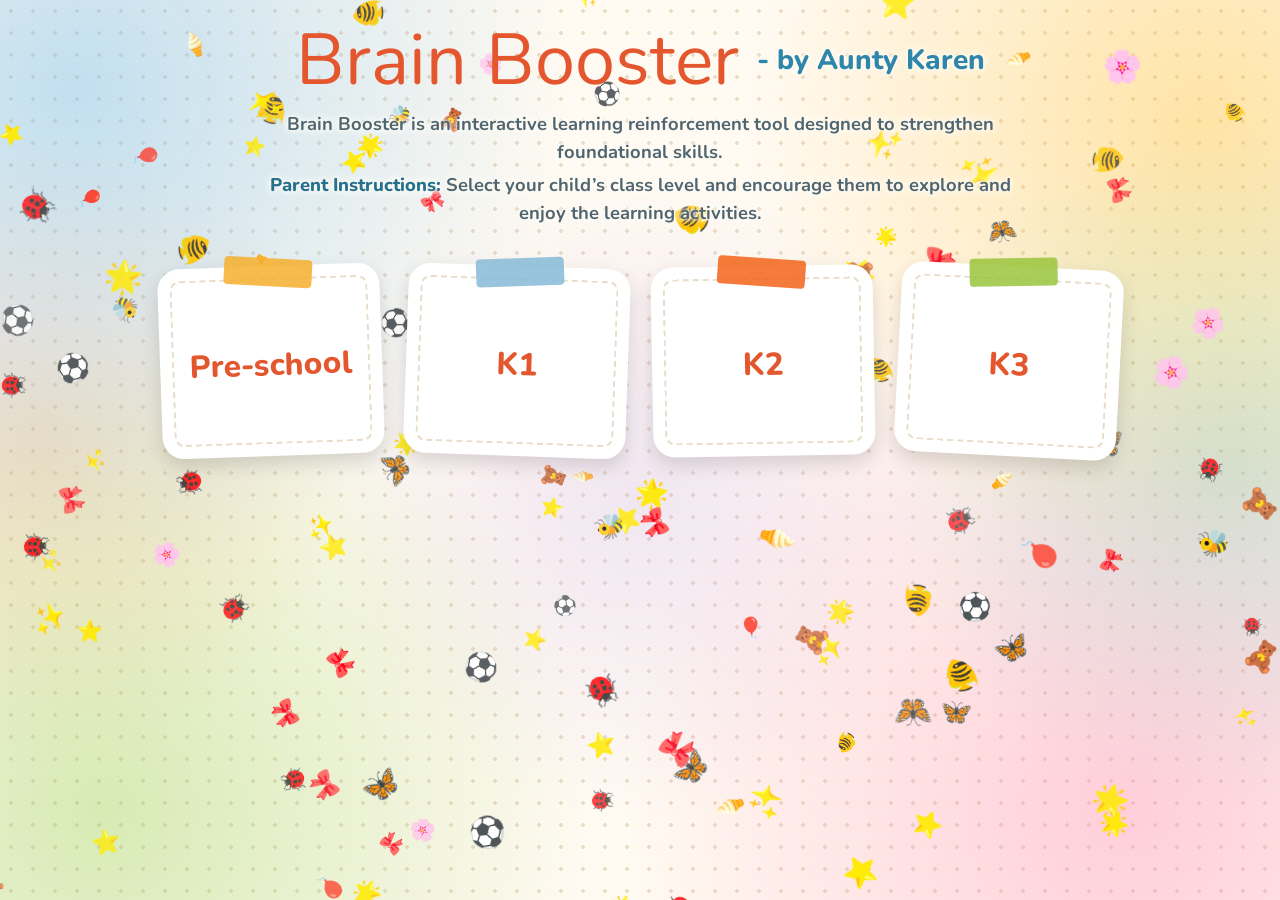
<file: index.html>
<!DOCTYPE html>
<html lang="en">
<head>
  <meta charset="UTF-8">
  <meta name="viewport" content="width=device-width, initial-scale=1, viewport-fit=cover">
  <title>Brain Booster</title>
  <meta name="description" content="Tap a picture to hear its name.">
  <link rel="preconnect" href="https://fonts.googleapis.com">
  <link rel="preconnect" href="https://fonts.gstatic.com" crossorigin>
  <link href="https://fonts.googleapis.com/css2?family=Chewy&family=Nunito:wght@700;800&display=swap" rel="stylesheet">
  <link rel="stylesheet" href="css/style.css">
</head>
<body class="kids">
  <main id="app" aria-live="polite">
    <p class="loading">Loading…</p>
  </main>
  <script type="module" src="js/stars.js"></script>
  <script type="module" src="js/app.js"></script>
</body>
</html>
</file>
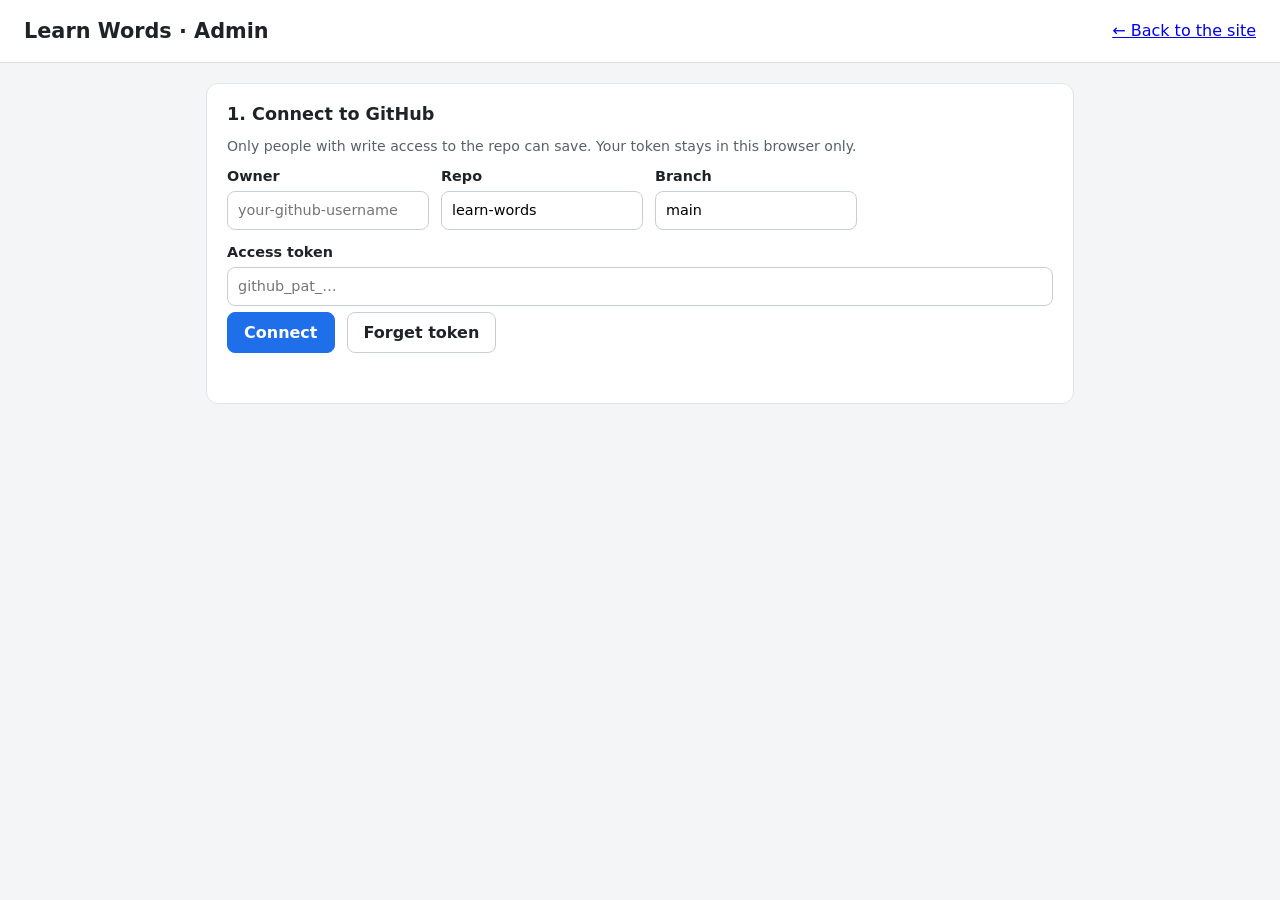
<file: admin.html>
<!DOCTYPE html>
<html lang="en">
<head>
  <meta charset="UTF-8">
  <meta name="viewport" content="width=device-width, initial-scale=1">
  <meta name="robots" content="noindex">
  <title>Learn Words · Admin</title>
  <link rel="stylesheet" href="css/style.css">
</head>
<body class="admin">
  <header class="admin-top">
    <h1>Learn Words · Admin</h1>
    <a href="./">← Back to the site</a>
  </header>

  <main>
    <section class="card" id="connectCard">
      <h2>1. Connect to GitHub</h2>
      <p class="hint">Only people with write access to the repo can save. Your token stays in this browser only.</p>
      <div class="row">
        <label>Owner <input id="owner" placeholder="your-github-username" autocomplete="off"></label>
        <label>Repo <input id="repo" placeholder="learn-words" autocomplete="off"></label>
        <label>Branch <input id="branch" placeholder="main" autocomplete="off"></label>
      </div>
      <label>Access token <input id="token" type="password" placeholder="github_pat_…" autocomplete="off"></label>
      <div class="row">
        <button id="connectBtn">Connect</button>
        <button id="logoutBtn" class="secondary" type="button">Forget token</button>
      </div>
      <p class="status" id="connectStatus"></p>
    </section>

    <div id="adminArea" hidden>
      <section class="card">
        <h2>2. Add a category</h2>
        <form id="categoryForm">
          <div class="row">
            <label class="grow">Name <input id="catName" placeholder="Birds" required maxlength="40"></label>
            <label>Emoji (optional) <input id="catEmoji" placeholder="🐦" maxlength="8" class="short"></label>
          </div>
          <div class="row media-row">
            <div class="media-box">
              <strong>Category picture (optional)</strong>
              <input id="catImage" type="file" accept="image/*">
              <div id="catImagePreview" class="preview"></div>
              <p class="hint" id="catImageInfo">Resized automatically. No picture? The emoji or the first word's picture is used.</p>
            </div>
          </div>
          <button type="submit">Add category</button>
        </form>
        <p class="status" id="categoryStatus"></p>
      </section>

      <section class="card" id="itemCard">
        <h2 id="itemFormTitle">3. Add a picture</h2>
        <p class="hint" id="editHint" hidden>You're editing an existing word. Pick a new picture or sound to replace the old one, or remove it. Anything you don't touch stays the same.</p>
        <form id="itemForm">
          <div class="row">
            <label class="grow">Category <select id="itemCategory" required></select></label>
            <label class="grow">Word <input id="itemName" placeholder="Parrot" required maxlength="40"></label>
            <label>Class <select id="itemLevel" required></select></label>
          </div>
          <p class="hint">The word shows in this class and every class above it (Pre-school → K1 → K2 → K3). "Saved for later" keeps it here but hides it from the site.</p>

          <div class="row media-row">
            <div class="media-box">
              <strong>Picture</strong>
              <input id="itemImage" type="file" accept="image/*">
              <label>or emoji <input id="itemEmoji" placeholder="🦜" maxlength="8" class="short"></label>
              <div id="imagePreview" class="preview"></div>
              <p class="hint" id="imageInfo"></p>
            </div>

            <div class="media-box">
              <strong>Sound</strong>
              <div class="row">
                <button type="button" id="recordBtn">🎙️ Record</button>
                <span class="hint">or</span>
                <input id="itemSound" type="file" accept="audio/*">
              </div>
              <div id="soundPreview"></div>
              <p class="hint">No sound? The site will say the word with the device's voice.</p>
            </div>
          </div>

          <div class="row">
            <button type="submit" id="saveItemBtn">Save picture</button>
            <button type="button" id="cancelEditBtn" class="secondary" hidden>Cancel editing</button>
          </div>
        </form>
        <p class="status" id="itemStatus"></p>
      </section>

      <section class="card">
        <h2>Everything on the site</h2>
        <p class="hint">New things show up on the live site about a minute after saving. Change a word's class with the menu next to it.</p>
        <div id="manageList"></div>
      </section>
    </div>
  </main>

  <script type="module" src="js/admin.js"></script>
</body>
</html>
</file>
<file: css/style.css>
* { box-sizing: border-box; }
html, body { margin: 0; }
img { display: block; }

/* ---------- kids' site: Sticker Book look ---------- */

body.kids {
  font-family: "Nunito", ui-rounded, system-ui, sans-serif;
  font-weight: 800;
  background-color: #fffaf2;
  /* dotted paper; the color patches are on body::before below */
  background-image: radial-gradient(#ecdcc6 1.6px, transparent 1.6px);
  background-size: 22px 22px;
  color: #3a2e2a;
  min-height: 100vh;
  -webkit-tap-highlight-color: transparent;
  user-select: none;
  -webkit-user-select: none;
}

/* soft color patches in the corners, kept pale so the stickers stay the star.
   They sit on their own fixed layer: "background-attachment: fixed" made the
   browser repaint the whole page on every scroll, which felt slow. */
body.kids::before {
  content: "";
  position: fixed;
  inset: 0;
  z-index: 0;
  pointer-events: none;
  /* bright, playful pastel patches all around the page */
  background-image:
    radial-gradient(circle at 6% 10%, rgba(120, 190, 235, 0.45) 0, transparent 34%),
    radial-gradient(circle at 94% 14%, rgba(255, 196, 61, 0.42) 0, transparent 32%),
    radial-gradient(circle at 88% 90%, rgba(255, 140, 180, 0.40) 0, transparent 36%),
    radial-gradient(circle at 8% 90%, rgba(150, 210, 80, 0.38) 0, transparent 34%),
    radial-gradient(circle at 50% 55%, rgba(190, 160, 240, 0.22) 0, transparent 40%),
    radial-gradient(circle at 96% 52%, rgba(80, 205, 190, 0.30) 0, transparent 26%),
    radial-gradient(circle at 3% 50%, rgba(255, 170, 120, 0.30) 0, transparent 24%);
  transform: translateZ(0);
}

.kids main { position: relative; z-index: 1; max-width: 1100px; margin: 0 auto; padding: 16px 16px 48px; }

/* floating stars layer (drawn by js/stars.js), always behind the content */
.stars {
  position: fixed;
  inset: 0;
  width: 100%;
  height: 100%;
  z-index: 0;
  pointer-events: none;
}

.top {
  display: flex;
  align-items: center;
  flex-wrap: wrap;
  column-gap: 18px;
  row-gap: 4px;
  padding: 8px 4px 28px;
}
.top h1 {
  margin: 0;
  font-family: "Chewy", "Nunito", cursive;
  font-weight: 400;
  font-size: clamp(2.6rem, 8vw, 4.5rem);
  line-height: 1;
  color: #e4572e;
}
.tagline {
  font-family: "Chewy", "Nunito", cursive;
  font-size: clamp(1.3rem, 3.5vw, 1.75rem);
  color: #2e86ab;
}

/* home page intro: soft slate text, calmer than the heading and the tiles */
/* home page only: heading and intro centered */
.home-top { justify-content: center; text-align: center; }
.intro {
  max-width: 760px;
  margin: -14px auto 28px;
  padding: 0 4px;
  text-align: center;
  color: #4f6672;
  font-weight: 700;
  font-size: clamp(1rem, 2.4vw, 1.15rem);
  line-height: 1.5;
}
.intro p { margin: 0 0 6px; }
/* soft white glow so the bright floating icons behind never make it hard to read */
.intro, .tagline, .soon-text { text-shadow: 0 0 3px #fffaf2, 0 0 6px #fffaf2, 0 0 10px #fffaf2; }
.intro strong { color: #256f8f; font-weight: 800; }

.back {
  width: 70px;
  height: 70px;
  border-radius: 50%;
  background: #2e86ab;
  border: 6px solid #fff;
  box-shadow: 0 6px 14px rgba(58, 46, 42, 0.18);
  display: grid;
  place-items: center;
  padding: 0;
  cursor: pointer;
  flex: none;
}
.back:active { transform: scale(0.94); }
.back:focus-visible { outline: 4px solid #e4572e; outline-offset: 3px; }

.grid {
  display: grid;
  grid-template-columns: repeat(auto-fill, minmax(140px, 1fr));
  gap: 34px 24px;
  padding-top: 12px;
}

/* home page: the four classes, as bigger stickers */
.grid.classes {
  grid-template-columns: repeat(auto-fill, minmax(200px, 1fr));
  max-width: 960px;
  margin: 0 auto;
}

/* home page class tiles: just the class name, big */
.class-tile {
  container-type: inline-size;
  min-height: 190px;
  justify-content: center;
  padding: 28px 12px 22px;
}
.class-name {
  font-family: "Chewy", "Nunito", cursive;
  font-size: clamp(2rem, 6vw, 3.2rem); /* older browsers */
  font-size: min(17cqi, 4rem);
  line-height: 1.05;
  color: #e4572e;
  text-align: center;
  white-space: nowrap;
}

/* each card is a sticker: white, dashed edge, a strip of tape, slightly tilted */
.tile {
  --tilt: -2deg;
  --tape: #f6ae2d;
  --tape-tilt: 5deg;
  font: inherit;
  color: inherit;
  position: relative;
  background: #fff;
  border: 8px solid #fff;
  outline: 2px dashed #e9dcc8;
  outline-offset: -14px;
  border-radius: 22px;
  box-shadow: 0 8px 18px rgba(58, 46, 42, 0.16);
  padding: 22px 10px 14px;
  cursor: pointer;
  display: flex;
  flex-direction: column;
  align-items: center;
  gap: 8px;
  transform: rotate(var(--tilt));
  transition: transform 0.12s ease, box-shadow 0.12s ease;
}
.tile::before {
  content: "";
  position: absolute;
  top: -16px;
  left: 50%;
  width: 88px;
  height: 28px;
  margin-left: -44px;
  background: var(--tape);
  opacity: 0.85;
  border-radius: 4px;
  transform: rotate(var(--tape-tilt));
}
.tile:nth-child(8n+2) { --tilt: 2deg;  --tape: #86bbd8; --tape-tilt: -4deg; }
.tile:nth-child(8n+3) { --tilt: -1deg; --tape: #f26419; }
.tile:nth-child(8n+4) { --tilt: 3deg;  --tape: #9bc53d; --tape-tilt: -4deg; }
.tile:nth-child(8n+5) { --tilt: 2deg;  --tape: #c3a6e8; }
.tile:nth-child(8n+6) { --tilt: -2deg; --tape: #f28fa6; --tape-tilt: -4deg; }
.tile:nth-child(8n+7) { --tilt: 3deg;  --tape: #55c1b0; }
.tile:nth-child(8n)   { --tilt: -3deg; --tape: #f6d55c; --tape-tilt: -4deg; }

.tile:active { transform: rotate(var(--tilt)) scale(0.96); }
.tile:focus-visible { outline: 4px solid #2e86ab; outline-offset: 4px; }
.tile.playing {
  transform: rotate(var(--tilt)) scale(1.06);
  box-shadow: 0 18px 32px rgba(58, 46, 42, 0.26);
  z-index: 1;
}

/* orange speaker badge, shown while a word is being said */
.tile.playing::after {
  content: "";
  position: absolute;
  bottom: -20px;
  right: -14px;
  width: 56px;
  height: 56px;
  box-sizing: border-box;
  border-radius: 50%;
  border: 5px solid #fff;
  box-shadow: 0 4px 10px rgba(58, 46, 42, 0.2);
  background: #f6ae2d url("data:image/svg+xml,%3Csvg xmlns='http://www.w3.org/2000/svg' viewBox='0 0 24 24' fill='none' stroke='%233a2e2a' stroke-width='2.5' stroke-linecap='round' stroke-linejoin='round'%3E%3Cpath d='M11 5L6 9H3v6h3l5 4V5z'/%3E%3Cpath d='M15.5 8.5a5 5 0 0 1 0 7'/%3E%3C/svg%3E") center / 28px no-repeat;
}

.pic {
  width: 100%;
  aspect-ratio: 1;
  display: grid;
  place-items: center;
  border-radius: 14px;
  overflow: hidden;
}
.pic img { width: 100%; height: 100%; object-fit: contain; pointer-events: none; }
.pic .emoji { font-size: clamp(3.6rem, 12vw, 5.6rem); line-height: 1; }
/* words like "Wednesday": shrink to fit the card, based on the number of letters */
.pic { container-type: inline-size; }
.pic .emoji.text-num { font-size: min(clamp(3.6rem, 12vw, 5.6rem), 52cqi); }
.pic .emoji.text-long {
  font-size: clamp(1.4rem, 5vw, 2.6rem); /* older browsers */
  font-size: min(calc(100cqi / (var(--len, 4) * 0.52)), 48cqi);
  white-space: nowrap;
}
/* letters and numbers (plain text instead of an emoji) get the heading font and color */
.pic .emoji {
  font-family: "Chewy", "Nunito", "Apple Color Emoji", "Segoe UI Emoji", "Noto Color Emoji", cursive;
  color: #e4572e;
}

.label {
  font-family: "Chewy", "Nunito", cursive;
  font-weight: 400;
  font-size: clamp(1.35rem, 3.8vw, 1.85rem);
  letter-spacing: 0.5px;
  line-height: 1.1;
  text-align: center;
}

/* long names ("Seventeen", "Twenty-seven") shrink to fit the card */
.tile { container-type: inline-size; }
.label { font-size: min(clamp(1.35rem, 3.8vw, 1.85rem), calc(100cqi / (var(--len, 6) * 0.55))); overflow-wrap: anywhere; }

/* spelling categories (Number Names): "o-n-e" over "one" */
.spell-label { display: flex; flex-direction: column; align-items: center; gap: 2px; }
.spelled {
  font-family: "Chewy", "Nunito", cursive;
  font-size: min(calc(100cqi / (var(--len, 5) * 0.56)), 1.7rem);
  line-height: 1.1;
  color: #2e86ab;
  white-space: nowrap;
}
.spell-tile .pic { aspect-ratio: 5 / 4; }
.spelled-word { font-size: min(clamp(1.35rem, 3.8vw, 1.85rem), 17cqi); }

/* tiles whose picture is the word itself: hide the repeated label (screen readers still hear it) */
.text-tile .label { position: absolute; width: 1px; height: 1px; overflow: hidden; clip: rect(0 0 0 0); white-space: nowrap; }
.text-tile { justify-content: center; }

.pop { animation: pop 0.45s ease; }
@keyframes pop {
  0% { transform: rotate(var(--tilt)) scale(1); }
  35% { transform: rotate(calc(var(--tilt) - 4deg)) scale(1.12); }
  65% { transform: rotate(calc(var(--tilt) + 2deg)) scale(1.02); }
  100% { transform: rotate(var(--tilt)) scale(1.06); }
}

/* "we are working on it" page for classes that aren't ready yet */
.soon {
  max-width: 520px;
  margin: 24px auto 0;
  padding: 40px 28px 34px;
  background: #fff;
  border: 10px solid #fff;
  outline: 2px dashed #e9dcc8;
  outline-offset: -18px;
  border-radius: 26px;
  box-shadow: 0 10px 22px rgba(58, 46, 42, 0.16);
  text-align: center;
  transform: rotate(-1.5deg);
  position: relative;
}
.soon::before {
  content: "";
  position: absolute;
  top: -18px;
  left: 50%;
  width: 110px;
  height: 30px;
  margin-left: -55px;
  background: #86bbd8;
  opacity: 0.85;
  border-radius: 4px;
  transform: rotate(4deg);
}
.soon-pic { font-size: 5rem; line-height: 1; display: block; }
.soon-title {
  margin: 14px 0 6px;
  font-family: "Chewy", "Nunito", cursive;
  font-size: clamp(2rem, 6vw, 2.8rem);
  color: #e4572e;
}
.soon-text { margin: 0; font-size: 1.3rem; }

.loading, .empty { font-size: 1.6rem; text-align: center; margin-top: 3rem; }

@media (prefers-reduced-motion: reduce) {
  .pop { animation: none; }
  .tile { transition: none; }
}

/* ---------- admin ---------- */

body.admin {
  font-family: system-ui, -apple-system, "Segoe UI", sans-serif;
  background: #f4f5f7;
  color: #1f2328;
  line-height: 1.45;
}
.admin-top {
  display: flex;
  justify-content: space-between;
  align-items: center;
  flex-wrap: wrap;
  gap: 8px;
  padding: 16px 24px;
  background: #fff;
  border-bottom: 1px solid #ddd;
}
.admin-top h1 { margin: 0; font-size: 1.3rem; }
.admin main { max-width: 900px; margin: 0 auto; padding: 20px 16px 60px; }

.card {
  background: #fff;
  border: 1px solid #e1e4e8;
  border-radius: 12px;
  padding: 18px 20px;
  margin-bottom: 18px;
}
.card h2 { margin: 0 0 8px; font-size: 1.1rem; }

.admin label { display: flex; flex-direction: column; gap: 4px; font-size: 0.9rem; font-weight: 600; margin: 6px 0; }
.admin input, .admin select {
  font: inherit;
  font-weight: 400;
  padding: 8px 10px;
  border: 1px solid #c9ced6;
  border-radius: 8px;
  min-width: 0;
}
.admin input[type="file"] { border: none; padding: 4px 0; }
.admin input.short { width: 7em; }

.row { display: flex; flex-wrap: wrap; gap: 12px; align-items: flex-end; }
.row .grow { flex: 1 1 200px; }

.admin button {
  font: inherit;
  font-weight: 600;
  padding: 8px 16px;
  border-radius: 8px;
  border: 1px solid #1f6feb;
  background: #1f6feb;
  color: #fff;
  cursor: pointer;
}
.admin button:disabled { opacity: 0.5; cursor: not-allowed; }
.admin button.secondary { background: #fff; color: #1f2328; border-color: #c9ced6; }
.admin button.danger { background: #fff; color: #cf222e; border-color: #f0b4b8; }
.admin button.small { padding: 4px 10px; font-size: 0.85rem; }
.admin button.icon { padding: 2px 8px; background: transparent; color: #57606a; border-color: transparent; }
.admin button.icon:hover { background: #f0f1f3; }
.admin button.recording { background: #cf222e; border-color: #cf222e; animation: pulse 1s infinite; }
@keyframes pulse { 50% { opacity: 0.7; } }

.media-row { align-items: stretch; margin: 12px 0 16px; }
.media-box {
  flex: 1 1 260px;
  border: 1px dashed #c9ced6;
  border-radius: 10px;
  padding: 12px;
  display: flex;
  flex-direction: column;
  gap: 8px;
}
.preview img { max-width: 100%; max-height: 220px; border-radius: 8px; border: 1px solid #eee; }
#soundPreview { display: flex; flex-wrap: wrap; gap: 8px; align-items: center; }
#soundPreview audio { max-width: 100%; }

.hint { color: #57606a; font-size: 0.88rem; margin: 4px 0; }
.status { min-height: 1.4em; margin: 10px 0 0; font-weight: 600; }
.status.ok { color: #1a7f37; }
.status.error { color: #cf222e; }

body.busy { cursor: progress; }
body.busy .admin button, body.busy button { pointer-events: none; opacity: 0.6; }

.manage-cat { border-top: 1px solid #eee; padding: 12px 0; }
.manage-head { display: flex; align-items: center; gap: 12px; flex-wrap: wrap; }
.manage-head strong { font-size: 1.05rem; }
.manage-head .danger { margin-left: auto; }
.chips { display: flex; flex-wrap: wrap; gap: 8px; margin-top: 10px; }
.chip {
  display: flex;
  align-items: center;
  gap: 6px;
  padding: 4px 6px 4px 4px;
  border: 1px solid #e1e4e8;
  border-radius: 999px;
  background: #fafbfc;
}
.thumb {
  width: 32px;
  height: 32px;
  border-radius: 50%;
  overflow: hidden;
  display: grid;
  place-items: center;
  background: #fff;
}
.thumb img { width: 100%; height: 100%; object-fit: cover; }
.thumb .emoji { font-size: 1.2rem; }

/* category picture + class menu in "Everything on the site" */
.thumb.cover { width: 44px; height: 44px; border-radius: 10px; border: 1px solid #e1e4e8; }
.admin label.file-btn {
  display: inline-block;
  margin: 0;
  padding: 4px 10px;
  font-size: 0.85rem;
  font-weight: 600;
  border: 1px solid #c9ced6;
  border-radius: 8px;
  background: #fff;
  cursor: pointer;
}
.admin label.file-btn:hover { background: #f0f1f3; }
.admin label.file-btn:focus-within { outline: 2px solid #1f6feb; outline-offset: 2px; }
.admin select.level { padding: 1px 4px; font-size: 0.8rem; border-radius: 6px; }
.sr-only { position: absolute; width: 1px; height: 1px; padding: 0; margin: -1px; overflow: hidden; clip: rect(0 0 0 0); white-space: nowrap; border: 0; }
.card.editing { border-color: #1f6feb; box-shadow: 0 0 0 3px rgba(31, 111, 235, 0.15); }
.preview { display: flex; flex-wrap: wrap; gap: 8px; align-items: flex-end; }
</file>
